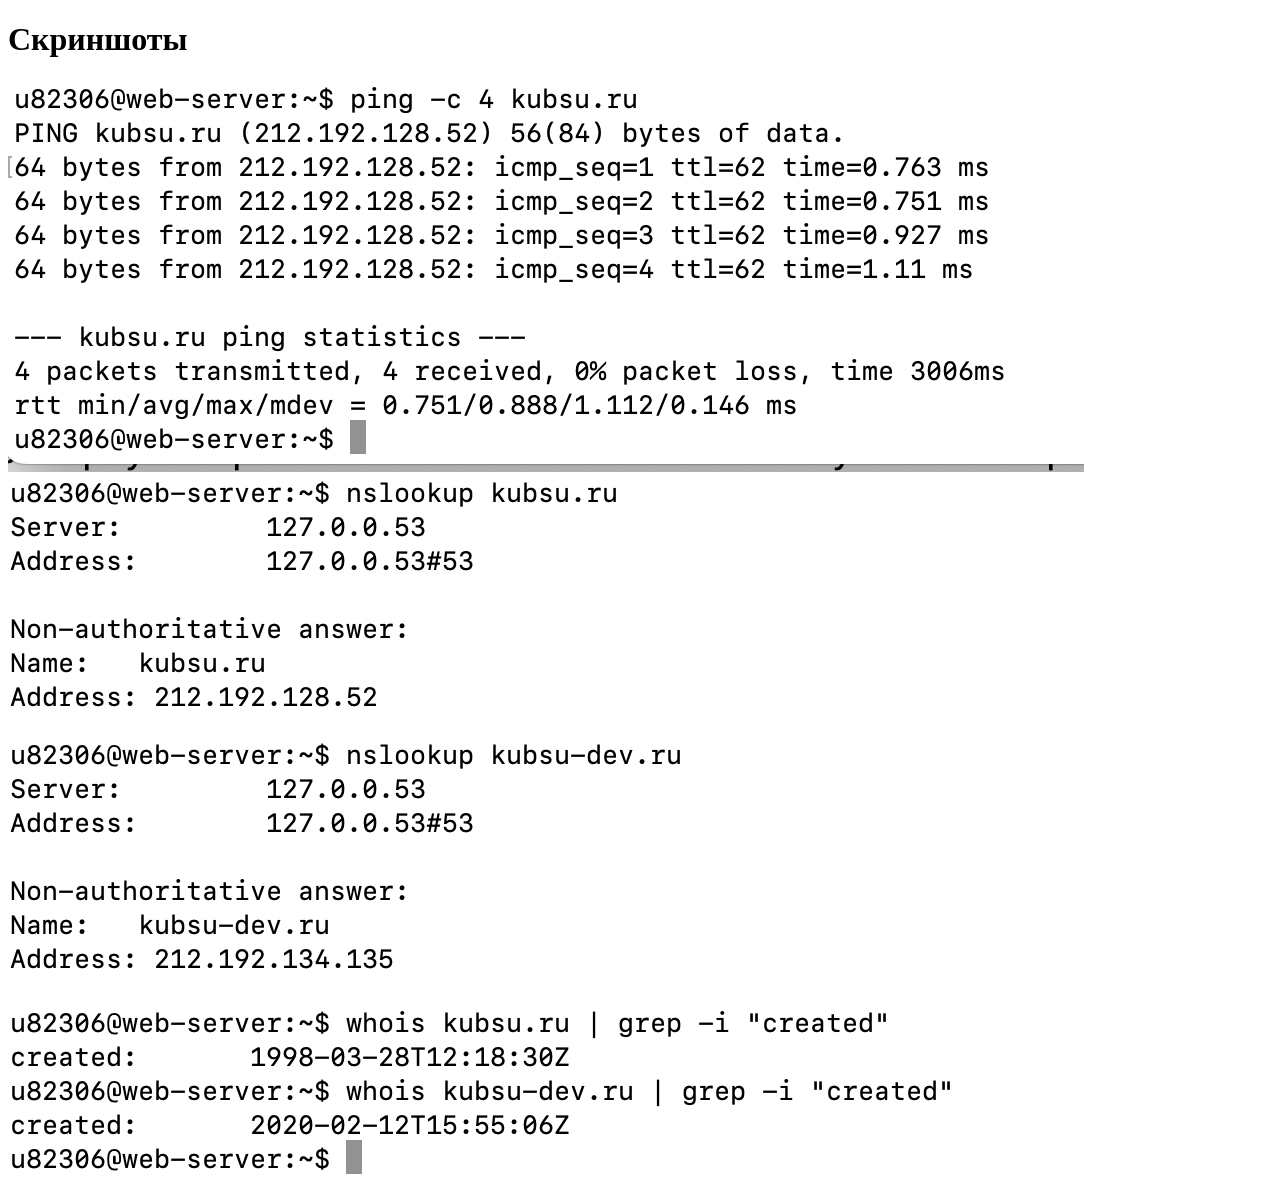
<file: lab1/index.html>
<!DOCTYPE html>
<html>
<head><title>Лабораторная работа 1</title></head>
<body>
<h1>Скриншоты</h1>
<img src="screenshots/1.png"><br>
<img src="screenshots/2.png"><br>
<img src="screenshots/3.png"><br>
<img src="screenshots/4.png"><br>

</body>
</html>
</file>
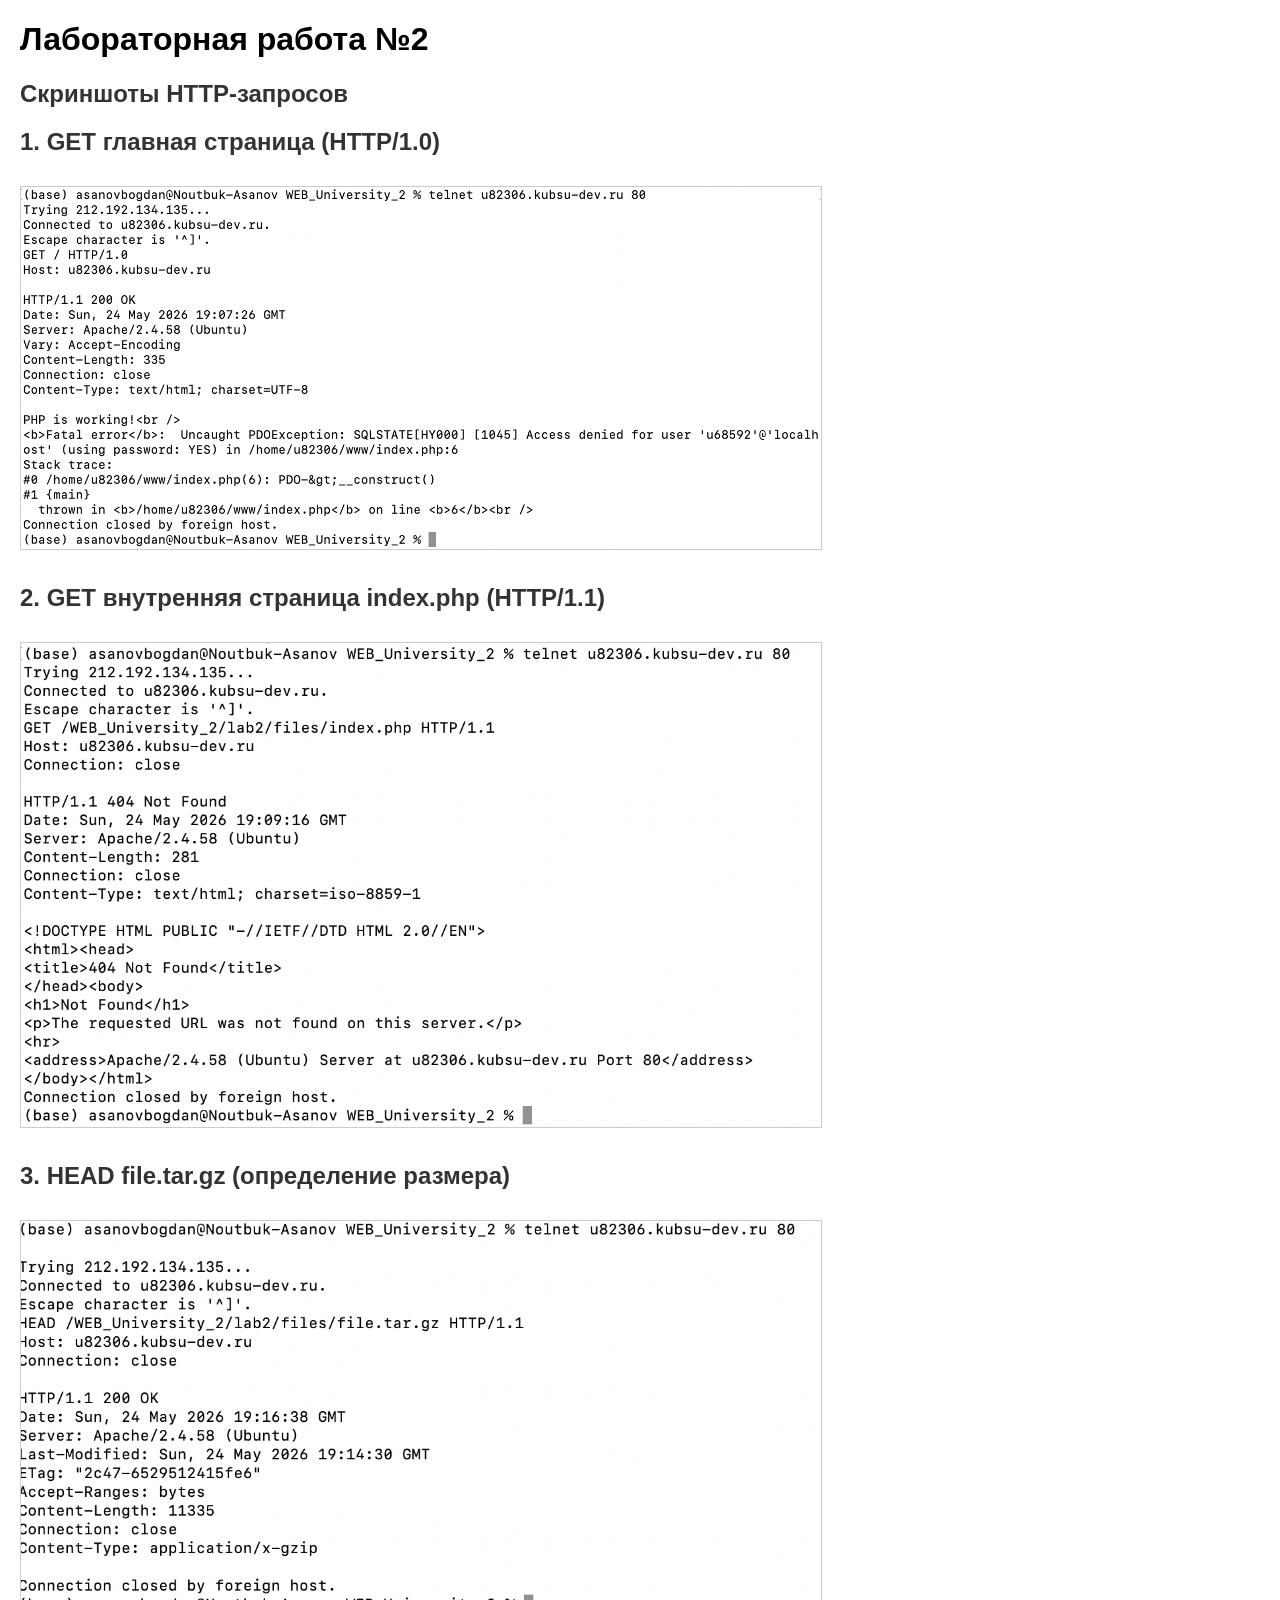
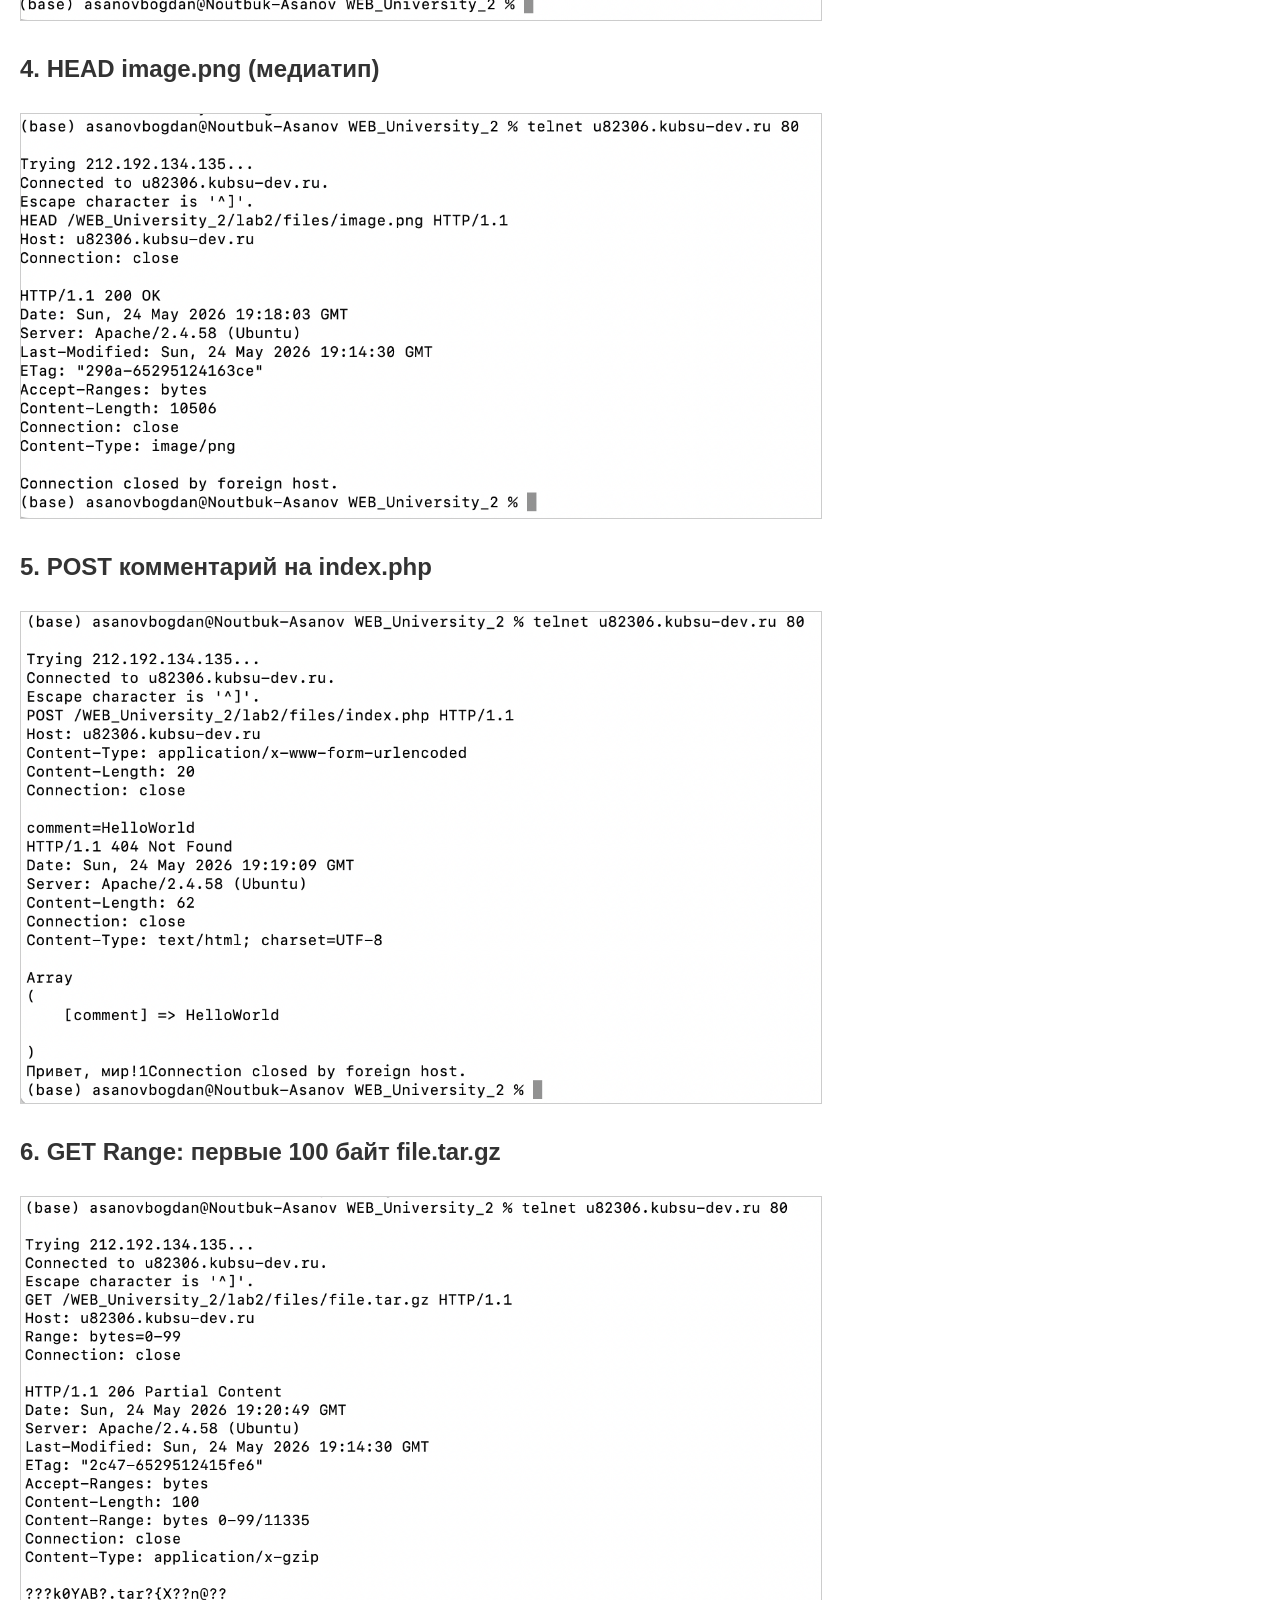
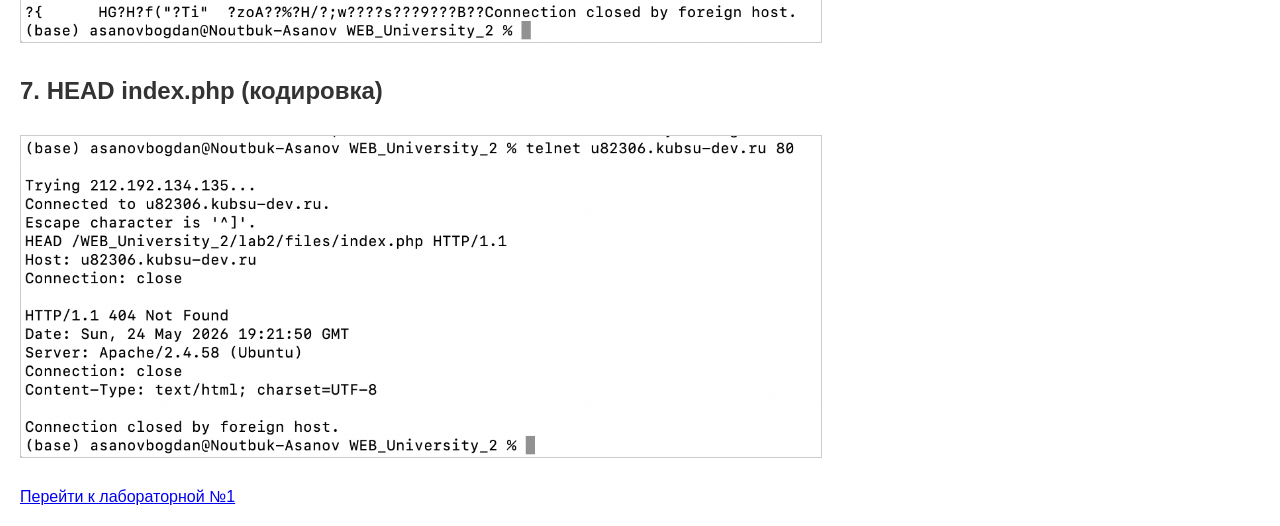
<file: lab2/index.html>
<!DOCTYPE html>
<html lang="ru">
<head>
    <meta charset="UTF-8">
    <title>Лабораторная работа №2</title>
    <style>
        body { font-family: Arial, sans-serif; margin: 20px; }
        img { max-width: 800px; border: 1px solid #ccc; margin: 10px 0; }
        h2 { color: #333; }
    </style>
</head>
<body>
    <h1>Лабораторная работа №2</h1>
    <h2>Скриншоты HTTP-запросов</h2>

    <h2>1. GET главная страница (HTTP/1.0)</h2>
    <img src="screenshots/1.png" alt="GET / HTTP/1.0">

    <h2>2. GET внутренняя страница index.php (HTTP/1.1)</h2>
    <img src="screenshots/2.png" alt="GET index.php HTTP/1.1">

    <h2>3. HEAD file.tar.gz (определение размера)</h2>
    <img src="screenshots/3.png" alt="HEAD file.tar.gz">

    <h2>4. HEAD image.png (медиатип)</h2>
    <img src="screenshots/4.png" alt="HEAD image.png">

    <h2>5. POST комментарий на index.php</h2>
    <img src="screenshots/5.png" alt="POST комментарий">

    <h2>6. GET Range: первые 100 байт file.tar.gz</h2>
    <img src="screenshots/6.png" alt="GET Range bytes=0-99">

    <h2>7. HEAD index.php (кодировка)</h2>
    <img src="screenshots/7.png" alt="HEAD index.php charset">

    <p><a href="../lab1/">Перейти к лабораторной №1</a></p>
</body>
</html>
</file>
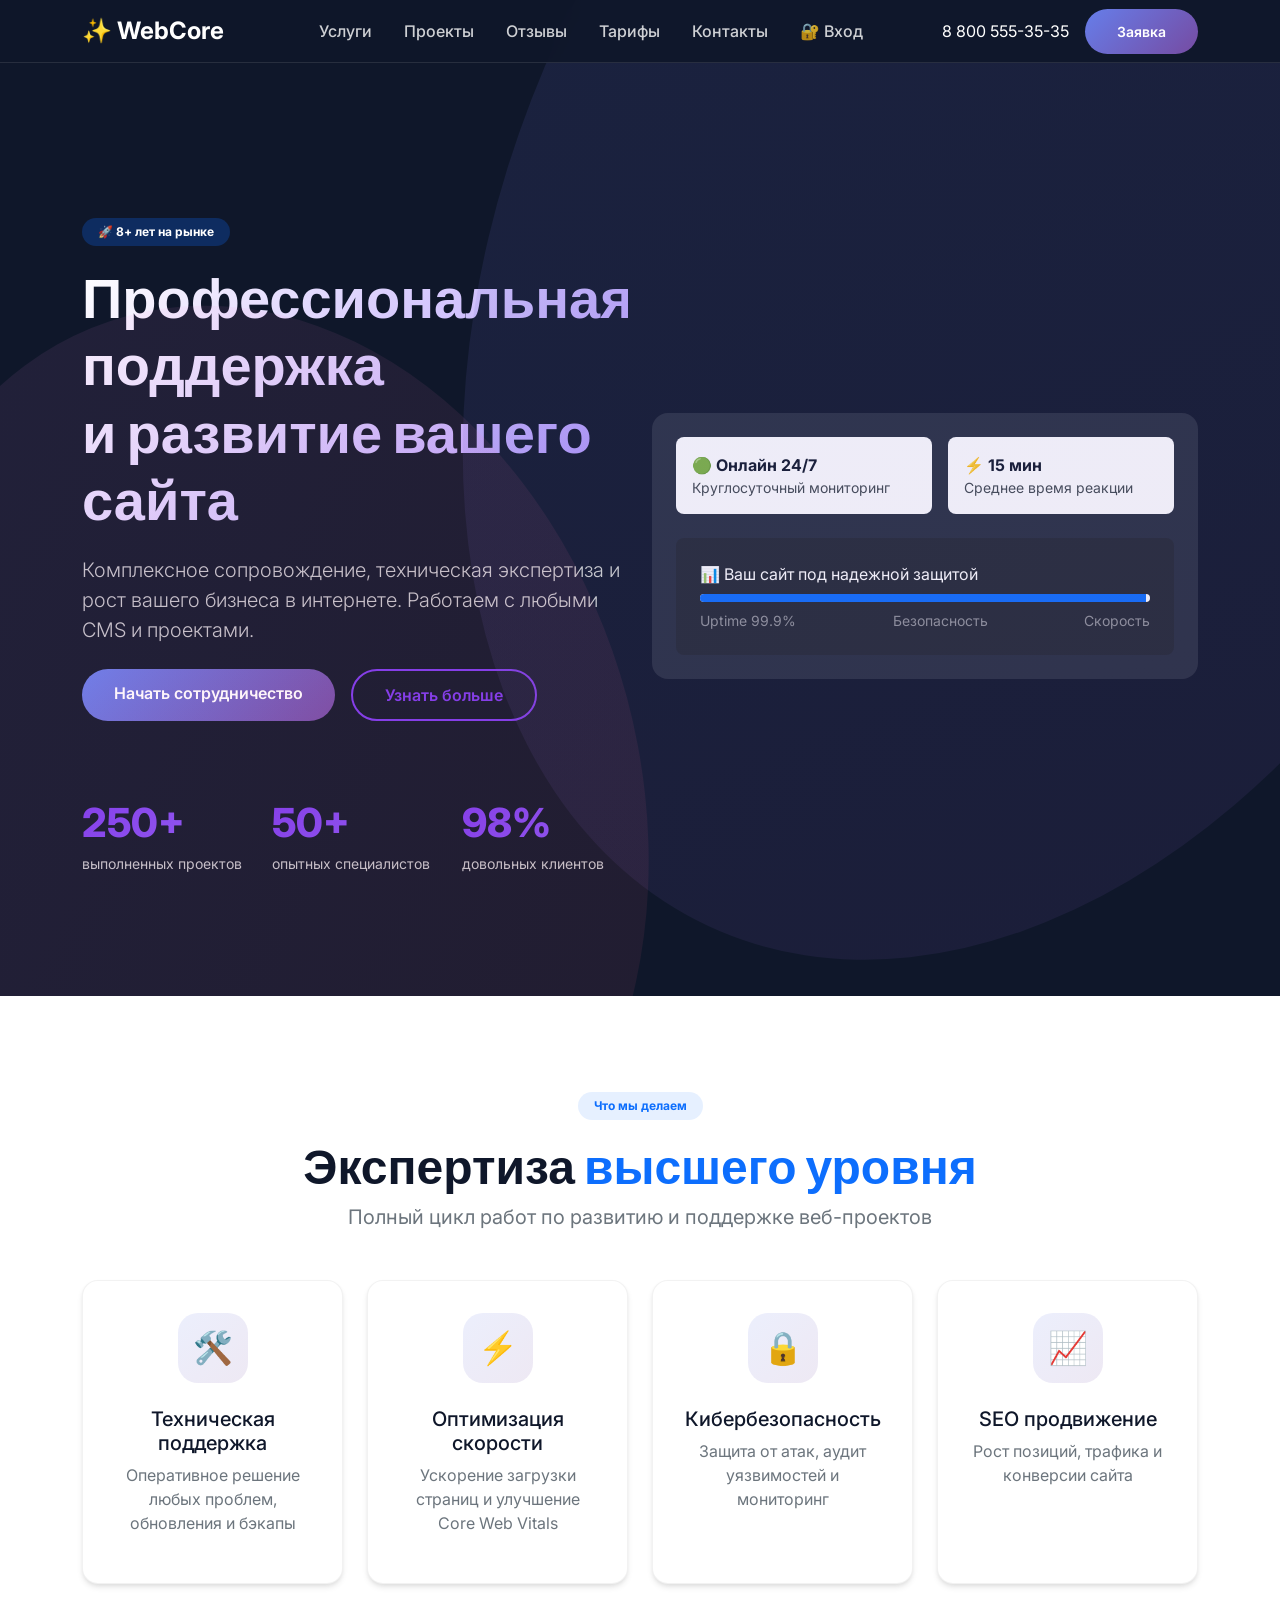
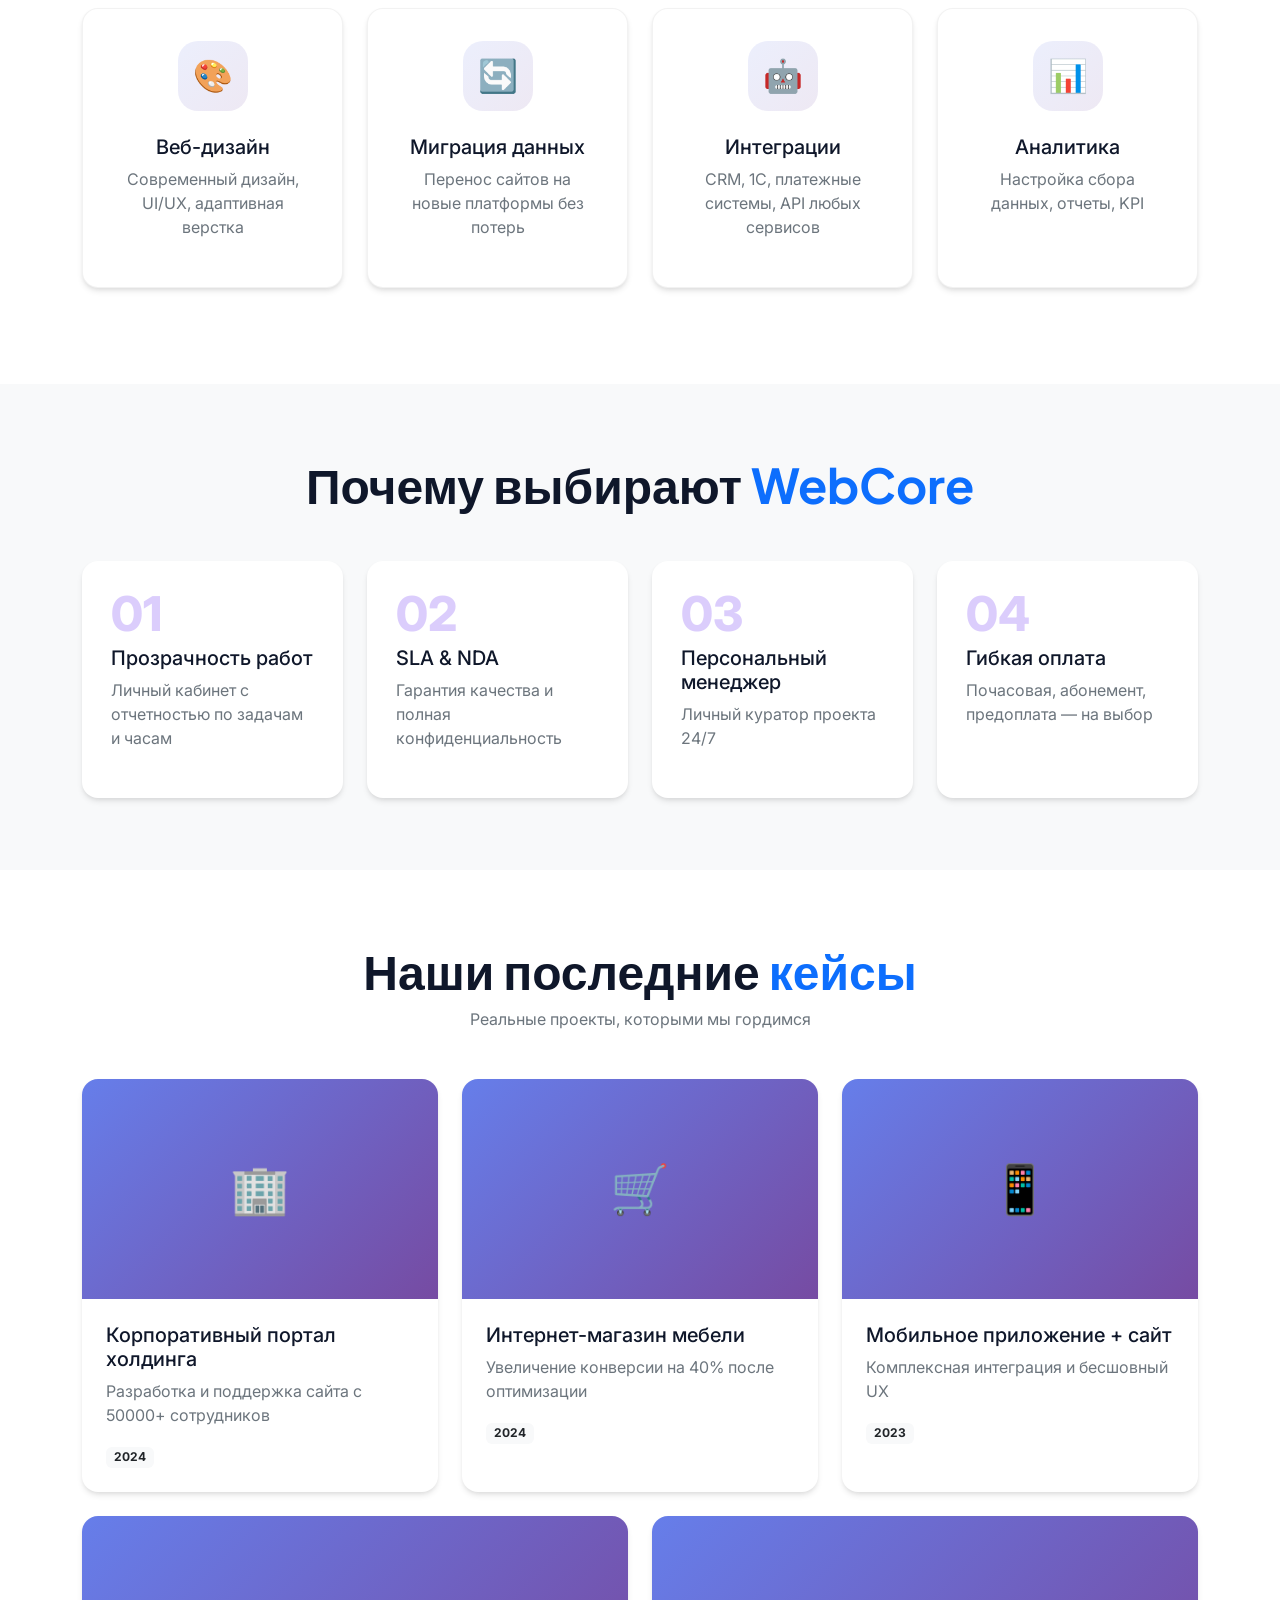
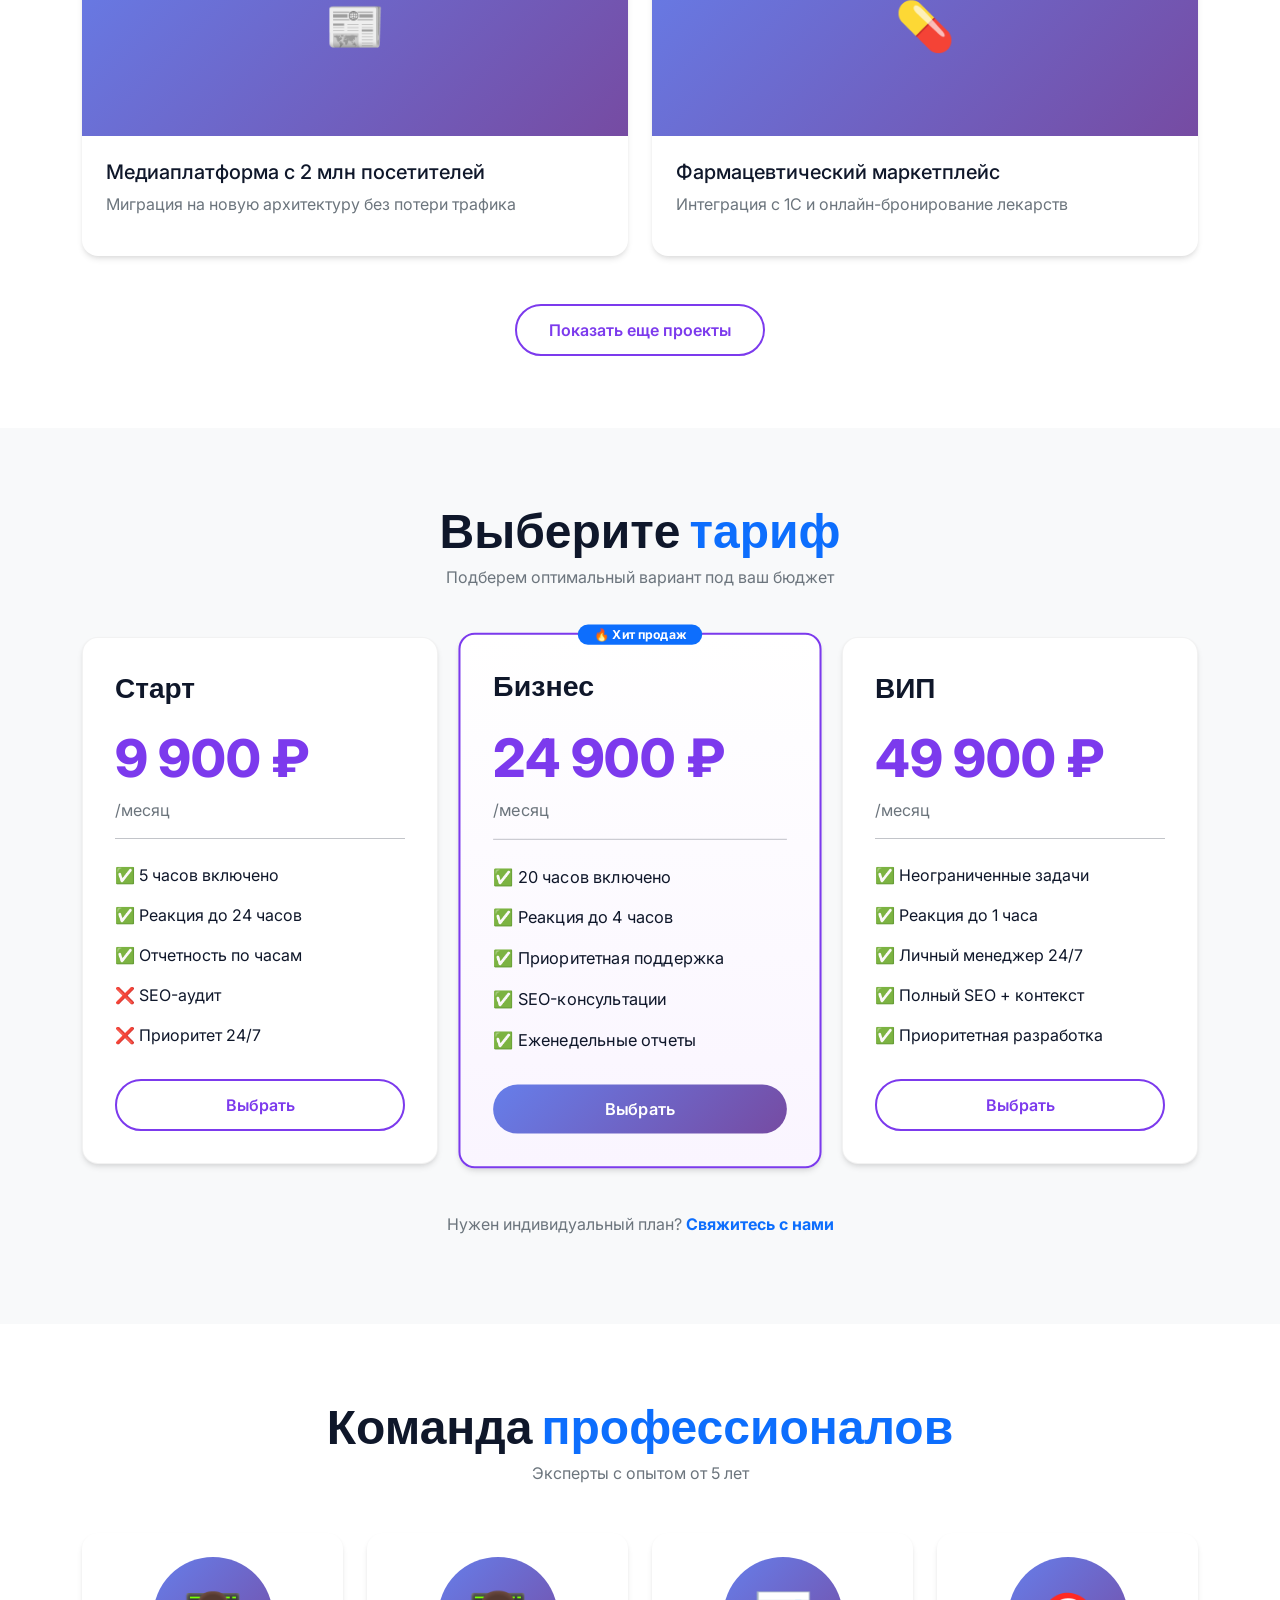
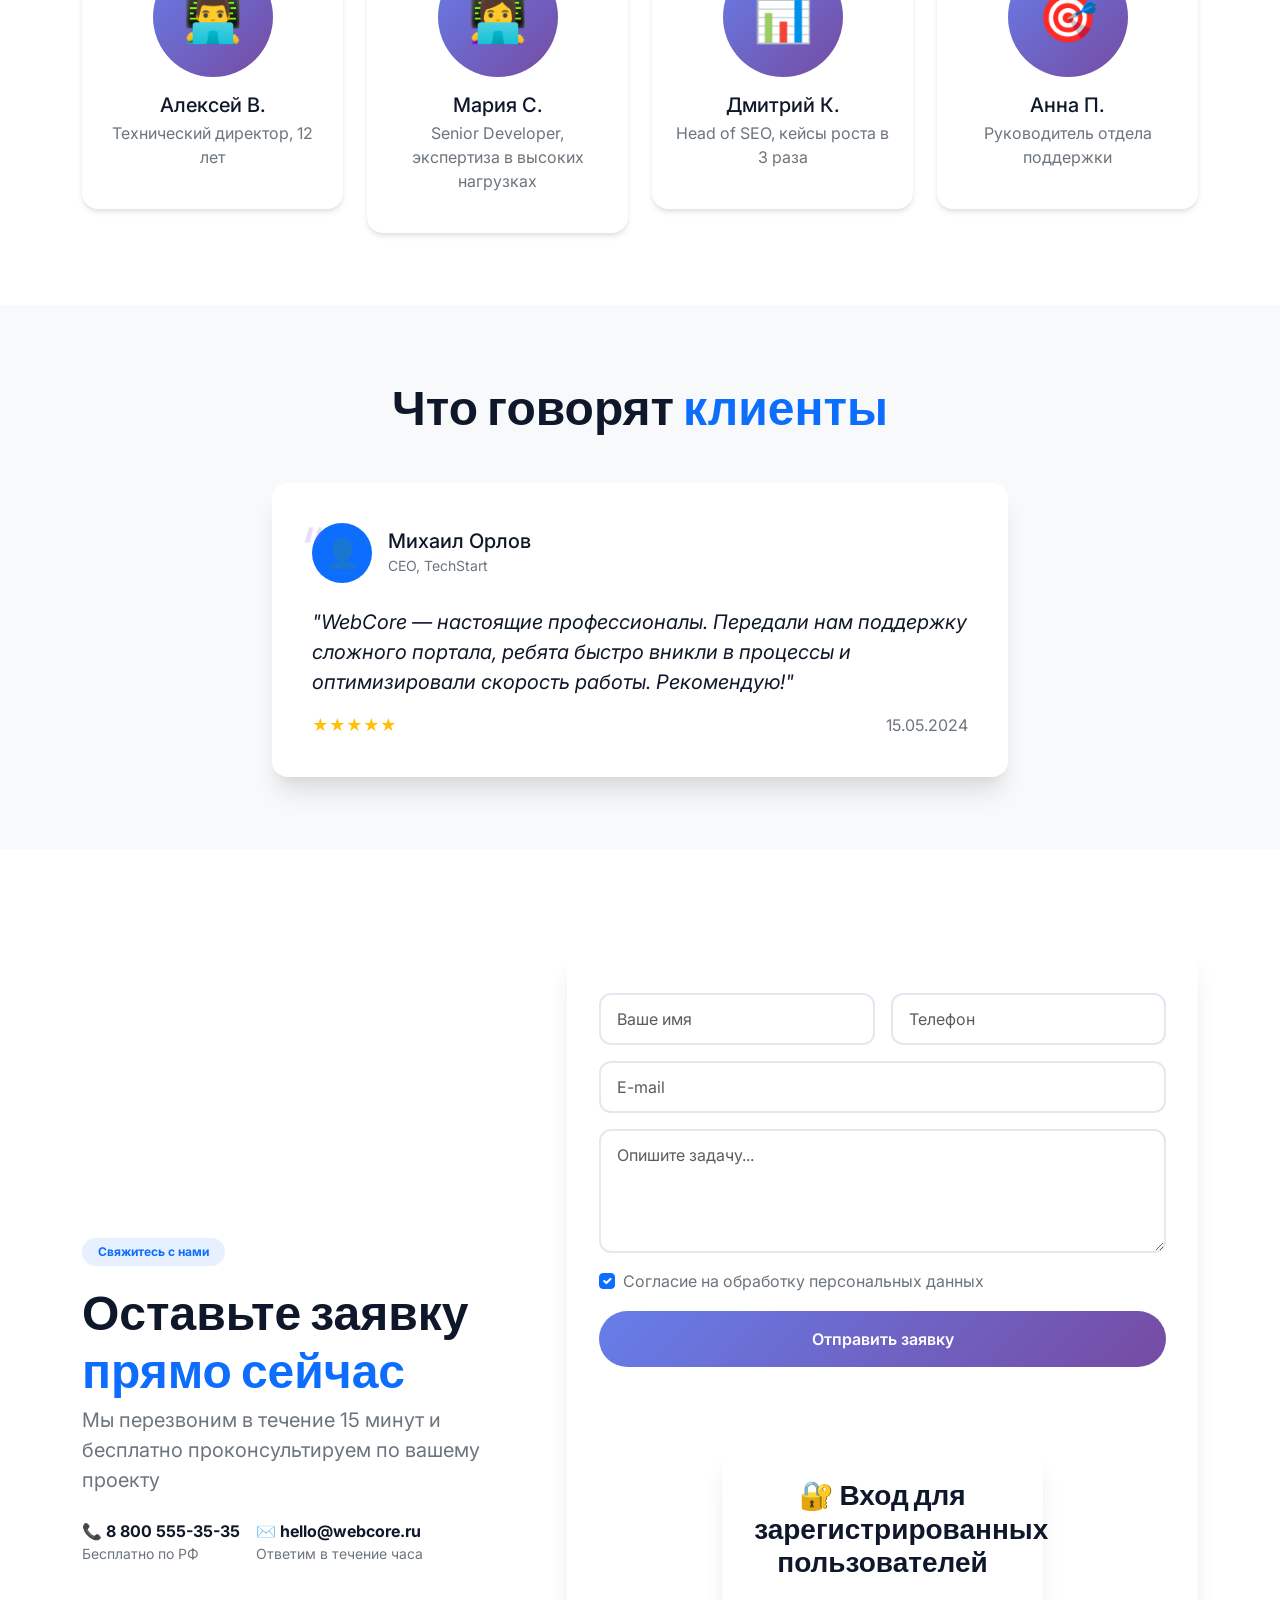
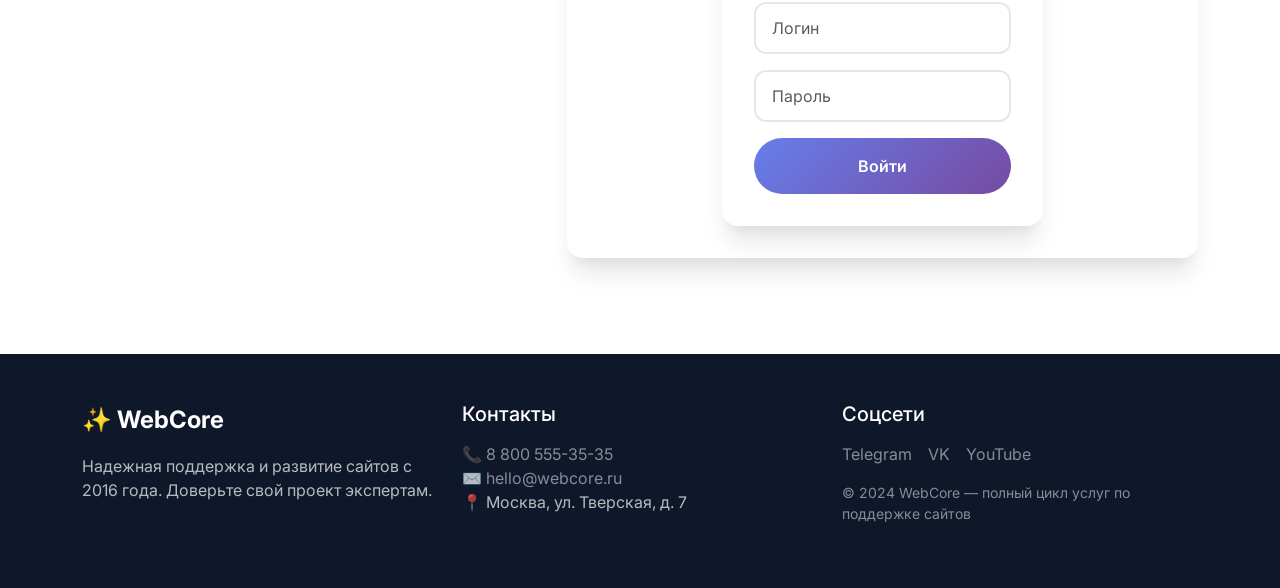
<file: project/index.html>
<!DOCTYPE html>
<html lang="ru">
<head>
    <meta charset="UTF-8">
    <meta name="viewport" content="width=device-width, initial-scale=1.0">
    <title>WebCore - Поддержка и развитие сайтов</title>
    
    <link href="https://cdn.jsdelivr.net/npm/bootstrap@5.3.0-alpha1/dist/css/bootstrap.min.css" rel="stylesheet">
    <link rel="preconnect" href="https://fonts.googleapis.com">
    <link rel="preconnect" href="https://fonts.gstatic.com" crossorigin>
    <link href="https://fonts.googleapis.com/css2?family=Inter:opsz,wght@14..32,300;14..32,400;14..32,500;14..32,600;14..32,700&family=Plus+Jakarta+Sans:wght@400;500;600;700;800&display=swap" rel="stylesheet">
    
    <link rel="stylesheet" href="style.css">

    <noscript>
        <style>
            .js-only { display: none; }
            .nojs-warning { display: block; background: #ffc107; padding: 10px; text-align: center; }
        </style>
    </noscript>
</head>
<body>

    <header class="header">
        <nav class="navbar navbar-expand-lg fixed-top">
            <div class="container">
                <a class="navbar-brand text-white fw-bold fs-4" href="#">✨ WebCore</a>
                <button class="navbar-toggler text-white border-white" type="button" data-bs-toggle="collapse" data-bs-target="#navbarNav">
                    <span class="navbar-toggler-icon"></span>
                </button>
                <div class="collapse navbar-collapse" id="navbarNav">
                    <ul class="navbar-nav mx-auto gap-3">
                        <li class="nav-item"><a class="nav-link" href="#services">Услуги</a></li>
                        <li class="nav-item"><a class="nav-link" href="#cases">Проекты</a></li>
                        <li class="nav-item"><a class="nav-link" href="#reviews">Отзывы</a></li>
                        <li class="nav-item"><a class="nav-link" href="#plans">Тарифы</a></li>
                        <li class="nav-item"><a class="nav-link" href="#contact">Контакты</a></li>
                        <li class="nav-item"><a class="nav-link" href="#loginSection" id="navLoginBtn">🔐 Вход</a></li>
                    </ul>
                    <a href="tel:88005553535" class="text-white text-decoration-none me-3">8 800 555-35-35</a>
                    <a href="#contact" class="btn btn-primary-custom btn-sm">Заявка</a>
                </div>
            </div>
        </nav>

        <div class="container pt-5 mt-5">
            <div class="row min-vh-100 align-items-center">
                <div class="col-lg-6 text-white">
                    <span class="badge bg-primary bg-opacity-25 text-primary-light px-3 py-2 rounded-pill mb-3">🚀 8+ лет на рынке</span>
                    <h1 class="hero-title mb-4">Профессиональная поддержка<br>и развитие вашего сайта</h1>
                    <p class="lead mb-4 opacity-75">Комплексное сопровождение, техническая экспертиза и рост вашего бизнеса в интернете. Работаем с любыми CMS и проектами.</p>
                    <div class="d-flex gap-3 flex-wrap">
                        <a href="#plans" class="btn btn-primary-custom">Начать сотрудничество</a>
                        <a href="#services" class="btn btn-outline-custom">Узнать больше</a>
                    </div>
                    
                    <div class="row mt-5 g-4">
                        <div class="col-4">
                            <div class="stat-number">250+</div>
                            <div class="small opacity-75">выполненных проектов</div>
                        </div>
                        <div class="col-4">
                            <div class="stat-number">50+</div>
                            <div class="small opacity-75">опытных специалистов</div>
                        </div>
                        <div class="col-4">
                            <div class="stat-number">98%</div>
                            <div class="small opacity-75">довольных клиентов</div>
                        </div>
                    </div>
                </div>
                <div class="col-lg-6 mt-5 mt-lg-0">
                    <div class="bg-white bg-opacity-10 rounded-4 p-4 backdrop-blur-sm">
                        <div class="d-flex gap-3 mb-4">
                            <div class="bg-white bg-opacity-20 rounded-3 p-3 flex-grow-1">
                                <div class="fw-bold">🟢 Онлайн 24/7</div>
                                <div class="small opacity-75">Круглосуточный мониторинг</div>
                            </div>
                            <div class="bg-white bg-opacity-20 rounded-3 p-3 flex-grow-1">
                                <div class="fw-bold">⚡ 15 мин</div>
                                <div class="small opacity-75">Среднее время реакции</div>
                            </div>
                        </div>
                        <div class="bg-dark bg-opacity-50 rounded-3 p-4">
                            <div class="text-white mb-2">📊 Ваш сайт под надежной защитой</div>
                            <div class="progress bg-white bg-opacity-20 rounded-pill" style="height: 8px;">
                                <div class="progress-bar bg-primary" style="width: 99%"></div>
                            </div>
                            <div class="d-flex justify-content-between mt-2 text-white-50 small">
                                <span>Uptime 99.9%</span>
                                <span>Безопасность</span>
                                <span>Скорость</span>
                            </div>
                        </div>
                    </div>
                </div>
            </div>
        </div>
    </header>

    <section id="services" class="py-5">
        <div class="container py-5">
            <div class="text-center mb-5">
                <span class="badge bg-primary bg-opacity-10 text-primary px-3 py-2 rounded-pill">Что мы делаем</span>
                <h2 class="display-5 fw-bold mt-3">Экспертиза <span class="text-primary">высшего уровня</span></h2>
                <p class="text-secondary fs-5">Полный цикл работ по развитию и поддержке веб-проектов</p>
            </div>
            <div class="row g-4">
                <div class="col-md-6 col-lg-3">
                    <div class="service-card"><div class="service-icon">🛠️</div><h5>Техническая поддержка</h5><p class="text-secondary">Оперативное решение любых проблем, обновления и бэкапы</p></div>
                </div>
                <div class="col-md-6 col-lg-3">
                    <div class="service-card"><div class="service-icon">⚡</div><h5>Оптимизация скорости</h5><p class="text-secondary">Ускорение загрузки страниц и улучшение Core Web Vitals</p></div>
                </div>
                <div class="col-md-6 col-lg-3">
                    <div class="service-card"><div class="service-icon">🔒</div><h5>Кибербезопасность</h5><p class="text-secondary">Защита от атак, аудит уязвимостей и мониторинг</p></div>
                </div>
                <div class="col-md-6 col-lg-3">
                    <div class="service-card"><div class="service-icon">📈</div><h5>SEO продвижение</h5><p class="text-secondary">Рост позиций, трафика и конверсии сайта</p></div>
                </div>
                <div class="col-md-6 col-lg-3">
                    <div class="service-card"><div class="service-icon">🎨</div><h5>Веб-дизайн</h5><p class="text-secondary">Современный дизайн, UI/UX, адаптивная верстка</p></div>
                </div>
                <div class="col-md-6 col-lg-3">
                    <div class="service-card"><div class="service-icon">🔄</div><h5>Миграция данных</h5><p class="text-secondary">Перенос сайтов на новые платформы без потерь</p></div>
                </div>
                <div class="col-md-6 col-lg-3">
                    <div class="service-card"><div class="service-icon">🤖</div><h5>Интеграции</h5><p class="text-secondary">CRM, 1C, платежные системы, API любых сервисов</p></div>
                </div>
                <div class="col-md-6 col-lg-3">
                    <div class="service-card"><div class="service-icon">📊</div><h5>Аналитика</h5><p class="text-secondary">Настройка сбора данных, отчеты, KPI</p></div>
                </div>
            </div>
        </div>
    </section>

    <section class="py-5 bg-light">
        <div class="container py-4">
            <div class="text-center mb-5">
                <h2 class="display-5 fw-bold">Почему выбирают <span class="text-primary">WebCore</span></h2>
            </div>
            <div class="row g-4">
                <div class="col-md-6 col-lg-3"><div class="support-card"><div class="support-number">01</div><h5>Прозрачность работ</h5><p class="text-secondary">Личный кабинет с отчетностью по задачам и часам</p></div></div>
                <div class="col-md-6 col-lg-3"><div class="support-card"><div class="support-number">02</div><h5>SLA & NDA</h5><p class="text-secondary">Гарантия качества и полная конфиденциальность</p></div></div>
                <div class="col-md-6 col-lg-3"><div class="support-card"><div class="support-number">03</div><h5>Персональный менеджер</h5><p class="text-secondary">Личный куратор проекта 24/7</p></div></div>
                <div class="col-md-6 col-lg-3"><div class="support-card"><div class="support-number">04</div><h5>Гибкая оплата</h5><p class="text-secondary">Почасовая, абонемент, предоплата — на выбор</p></div></div>
            </div>
        </div>
    </section>

    <section id="cases" class="py-5">
        <div class="container py-4">
            <div class="text-center mb-5">
                <h2 class="display-5 fw-bold">Наши последние <span class="text-primary">кейсы</span></h2>
                <p class="text-secondary">Реальные проекты, которыми мы гордимся</p>
            </div>
            <div class="row g-4">
                <div class="col-lg-4 col-md-6"><div class="case-card"><div class="case-img">🏢</div><div class="p-4"><h5>Корпоративный портал холдинга</h5><p class="text-secondary">Разработка и поддержка сайта с 50000+ сотрудников</p><span class="badge bg-light text-dark">2024</span></div></div></div>
                <div class="col-lg-4 col-md-6"><div class="case-card"><div class="case-img">🛒</div><div class="p-4"><h5>Интернет-магазин мебели</h5><p class="text-secondary">Увеличение конверсии на 40% после оптимизации</p><span class="badge bg-light text-dark">2024</span></div></div></div>
                <div class="col-lg-4 col-md-6"><div class="case-card"><div class="case-img">📱</div><div class="p-4"><h5>Мобильное приложение + сайт</h5><p class="text-secondary">Комплексная интеграция и бесшовный UX</p><span class="badge bg-light text-dark">2023</span></div></div></div>
                <div class="col-lg-6 col-md-6"><div class="case-card"><div class="case-img">📰</div><div class="p-4"><h5>Медиаплатформа с 2 млн посетителей</h5><p class="text-secondary">Миграция на новую архитектуру без потери трафика</p></div></div></div>
                <div class="col-lg-6 col-md-6"><div class="case-card"><div class="case-img">💊</div><div class="p-4"><h5>Фармацевтический маркетплейс</h5><p class="text-secondary">Интеграция с 1С и онлайн-бронирование лекарств</p></div></div></div>
            </div>
            <div class="text-center mt-5"><button class="btn btn-outline-custom" onclick="this.innerText='Кейсы загружены';this.disabled=true">Показать еще проекты</button></div>
        </div>
    </section>

    <section id="plans" class="py-5 bg-light">
        <div class="container py-4">
            <div class="text-center mb-5"><h2 class="display-5 fw-bold">Выберите <span class="text-primary">тариф</span></h2><p class="text-secondary">Подберем оптимальный вариант под ваш бюджет</p></div>
            <div class="row g-4 align-items-center">
                <div class="col-lg-4"><div class="plan-card"><h3 class="mb-3">Старт</h3><div class="plan-price">9 900 ₽</div><div class="text-secondary mb-3">/месяц</div><hr><div class="plan-feature">✅ 5 часов включено</div><div class="plan-feature">✅ Реакция до 24 часов</div><div class="plan-feature">✅ Отчетность по часам</div><div class="plan-feature">❌ SEO-аудит</div><div class="plan-feature">❌ Приоритет 24/7</div><div class="mt-4"><a href="#contact" class="btn btn-outline-custom w-100">Выбрать</a></div></div></div>
                <div class="col-lg-4"><div class="plan-card featured"><span class="badge bg-primary text-white position-absolute top-0 start-50 translate-middle rounded-pill px-3">🔥 Хит продаж</span><h3 class="mb-3">Бизнес</h3><div class="plan-price">24 900 ₽</div><div class="text-secondary mb-3">/месяц</div><hr><div class="plan-feature">✅ 20 часов включено</div><div class="plan-feature">✅ Реакция до 4 часов</div><div class="plan-feature">✅ Приоритетная поддержка</div><div class="plan-feature">✅ SEO-консультации</div><div class="plan-feature">✅ Еженедельные отчеты</div><div class="mt-4"><a href="#contact" class="btn btn-primary-custom w-100">Выбрать</a></div></div></div>
                <div class="col-lg-4"><div class="plan-card"><h3 class="mb-3">ВИП</h3><div class="plan-price">49 900 ₽</div><div class="text-secondary mb-3">/месяц</div><hr><div class="plan-feature">✅ Неограниченные задачи</div><div class="plan-feature">✅ Реакция до 1 часа</div><div class="plan-feature">✅ Личный менеджер 24/7</div><div class="plan-feature">✅ Полный SEO + контекст</div><div class="plan-feature">✅ Приоритетная разработка</div><div class="mt-4"><a href="#contact" class="btn btn-outline-custom w-100">Выбрать</a></div></div></div>
            </div>
            <div class="text-center mt-5"><p class="text-secondary">Нужен индивидуальный план? <a href="#contact" class="text-primary text-decoration-none fw-bold">Свяжитесь с нами</a></p></div>
        </div>
    </section>

    <section class="py-5">
        <div class="container py-4">
            <div class="text-center mb-5"><h2 class="display-5 fw-bold">Команда <span class="text-primary">профессионалов</span></h2><p class="text-secondary">Эксперты с опытом от 5 лет</p></div>
            <div class="row g-4">
                <div class="col-lg-3 col-md-6"><div class="team-card"><div class="team-avatar">👨‍💻</div><h5 class="mb-1">Алексей В.</h5><p class="text-secondary">Технический директор, 12 лет</p></div></div>
                <div class="col-lg-3 col-md-6"><div class="team-card"><div class="team-avatar">👩‍💻</div><h5 class="mb-1">Мария С.</h5><p class="text-secondary">Senior Developer, экспертиза в высоких нагрузках</p></div></div>
                <div class="col-lg-3 col-md-6"><div class="team-card"><div class="team-avatar">📊</div><h5 class="mb-1">Дмитрий К.</h5><p class="text-secondary">Head of SEO, кейсы роста в 3 раза</p></div></div>
                <div class="col-lg-3 col-md-6"><div class="team-card"><div class="team-avatar">🎯</div><h5 class="mb-1">Анна П.</h5><p class="text-secondary">Руководитель отдела поддержки</p></div></div>
            </div>
        </div>
    </section>

    <section id="reviews" class="py-5 bg-light">
        <div class="container py-4">
            <div class="text-center mb-5"><h2 class="display-5 fw-bold">Что говорят <span class="text-primary">клиенты</span></h2></div>
            <div id="reviewSlider" class="row justify-content-center">
                <div class="col-lg-8">
                    <div class="review-card">
                        <div class="quote-icon">“</div>
                        <div class="d-flex align-items-center gap-3 mb-4">
                            <div class="bg-primary rounded-circle text-white d-flex align-items-center justify-content-center" style="width: 60px; height: 60px; font-size: 28px;">👤</div>
                            <div><h5 class="mb-0">Михаил Орлов</h5><small class="text-secondary">CEO, TechStart</small></div>
                        </div>
                        <p class="fs-5 fst-italic mb-3">"WebCore — настоящие профессионалы. Передали нам поддержку сложного портала, ребята быстро вникли в процессы и оптимизировали скорость работы. Рекомендую!"</p>
                        <div class="d-flex justify-content-between align-items-center">
                            <div class="text-warning">★★★★★</div>
                            <span class="text-secondary">15.05.2024</span>
                        </div>
                    </div>
                </div>
            </div>
        </div>
    </section>

    <section id="contact" class="py-5">
        <div class="container py-5">
            <div class="row g-5 align-items-center">
                <div class="col-lg-5">
                    <span class="badge bg-primary bg-opacity-10 text-primary px-3 py-2 rounded-pill">Свяжитесь с нами</span>
                    <h2 class="display-5 fw-bold mt-3">Оставьте заявку <span class="text-primary">прямо сейчас</span></h2>
                    <p class="text-secondary fs-5 mb-4">Мы перезвоним в течение 15 минут и бесплатно проконсультируем по вашему проекту</p>
                    <div class="d-flex gap-3 flex-wrap">
                        <div><div class="fw-bold">📞 8 800 555-35-35</div><div class="small text-secondary">Бесплатно по РФ</div></div>
                        <div><div class="fw-bold">✉️ hello@webcore.ru</div><div class="small text-secondary">Ответим в течение часа</div></div>
                    </div>
                </div>
                <div class="col-lg-7">
                    <div class="contact-form">
                        <form id="callbackForm">
                            <div id="formAlert" class="mb-3"></div>
                            <div class="row g-3">
                                <div class="col-md-6"><input type="text" class="form-control form-control-custom" name="name" placeholder="Ваше имя" required></div>
                                <div class="col-md-6"><input type="tel" class="form-control form-control-custom" name="phone" placeholder="Телефон" required></div>
                                <div class="col-12"><input type="email" class="form-control form-control-custom" name="email" placeholder="E-mail" required></div>
                                <div class="col-12"><textarea class="form-control form-control-custom" name="message" rows="4" placeholder="Опишите задачу..."></textarea></div>
                                <div class="col-12"><div class="form-check"><input class="form-check-input" type="checkbox" id="privacy" checked required><label class="form-check-label text-secondary" for="privacy">Согласие на обработку персональных данных</label></div></div>
                                <div class="col-12"><button type="submit" class="btn btn-primary-custom w-100 py-3">Отправить заявку</button></div>
                            </div>
                            <input type="hidden" name="_nojs" value="1">
                        </form>
                        <div class="row mt-5" id="loginSection">
                            <div class="col-lg-7 mx-auto">
                                <div class="contact-form" style="margin-top: 30px;">
                                    <h3 class="text-center mb-4">🔐 Вход для зарегистрированных пользователей</h3>
                                    
                                    <div id="loginAlert" class="mb-3"></div>
                                    
                                    <div class="mb-3">
                                        <input type="text" id="loginInput" class="form-control form-control-custom" placeholder="Логин" required>
                                    </div>
                                    
                                    <div class="mb-3">
                                        <input type="password" id="passwordInput" class="form-control form-control-custom" placeholder="Пароль" required>
                                    </div>
                                    
                                    <button id="loginBtn" class="btn btn-primary-custom w-100 py-3">Войти</button>
                                </div>
                            </div>
                        </div>                    
                    </div>
                </div>
            </div>
        </div>
    </section>

    <footer class="footer">
        <div class="container">
            <div class="row">
                <div class="col-md-4 mb-4 mb-md-0">
                    <div class="fw-bold fs-4 text-white mb-3">✨ WebCore</div>
                    <p>Надежная поддержка и развитие сайтов с 2016 года. Доверьте свой проект экспертам.</p>
                </div>
                <div class="col-md-4 mb-4 mb-md-0">
                    <h5 class="text-white mb-3">Контакты</h5>
                    <p>📞 <a href="tel:88005553535" class="text-white-50 text-decoration-none">8 800 555-35-35</a><br>✉️ <a href="mailto:hello@webcore.ru" class="text-white-50 text-decoration-none">hello@webcore.ru</a><br>📍 Москва, ул. Тверская, д. 7</p>
                </div>
                <div class="col-md-4">
                    <h5 class="text-white mb-3">Соцсети</h5>
                    <div class="d-flex gap-3">
                        <a href="#" class="text-white-50 text-decoration-none">Telegram</a>
                        <a href="#" class="text-white-50 text-decoration-none">VK</a>
                        <a href="#" class="text-white-50 text-decoration-none">YouTube</a>
                    </div>
                    <p class="mt-3 small text-white-50">© 2024 WebCore — полный цикл услуг по поддержке сайтов</p>
                </div>
            </div>
        </div>
    </footer>

    <script src="https://cdn.jsdelivr.net/npm/bootstrap@5.3.0-alpha1/dist/js/bootstrap.bundle.min.js"></script>
    <script src="script.js"></script>
</body>
</html>
</file>
<file: project/style.css>
* {
            margin: 0;
            padding: 0;
            box-sizing: border-box;
        }

        :root {
            --color-primary: #7c3aed;
            --color-primary-dark: #6d28d9;
            --color-primary-light: #8b5cf6;
            --color-dark: #0f172a;
            --color-gray: #334155;
            --color-light: #f8fafc;
            --color-white: #ffffff;
            --gradient-1: linear-gradient(135deg, #667eea 0%, #764ba2 100%);
            --gradient-2: linear-gradient(135deg, #f093fb 0%, #f5576c 100%);
            --shadow-sm: 0 4px 6px -1px rgba(0, 0, 0, 0.1), 0 2px 4px -1px rgba(0, 0, 0, 0.06);
            --shadow-md: 0 10px 15px -3px rgba(0, 0, 0, 0.1), 0 4px 6px -2px rgba(0, 0, 0, 0.05);
            --shadow-lg: 0 20px 25px -5px rgba(0, 0, 0, 0.1), 0 10px 10px -5px rgba(0, 0, 0, 0.04);
            --radius: 1rem;
        }

        body {
            font-family: 'Inter', sans-serif;
            color: var(--color-dark);
            background: var(--color-white);
            overflow-x: hidden;
        }

        h1, h2, h3, h4, .heading-font {
            font-family: 'Plus Jakarta Sans', sans-serif;
            font-weight: 700;
        }

        @keyframes fadeInUp {
            from {
                opacity: 0;
                transform: translateY(30px);
            }
            to {
                opacity: 1;
                transform: translateY(0);
            }
        }

        @keyframes float {
            0%, 100% { transform: translateY(0px); }
            50% { transform: translateY(-20px); }
        }

        @keyframes pulse-glow {
            0%, 100% { opacity: 0.6; }
            50% { opacity: 1; }
        }

        .animate-fade-up {
            animation: fadeInUp 0.6s ease forwards;
        }

        .header {
            background: var(--color-dark);
            position: relative;
            overflow: hidden;
        }

        .header::before {
            content: '';
            position: absolute;
            top: -50%;
            right: -20%;
            width: 80%;
            height: 150%;
            background: var(--gradient-1);
            opacity: 0.12;
            transform: rotate(25deg);
            border-radius: 50%;
            pointer-events: none;
        }

        .header::after {
            content: '';
            position: absolute;
            bottom: -30%;
            left: -10%;
            width: 60%;
            height: 100%;
            background: var(--gradient-2);
            opacity: 0.08;
            transform: rotate(-15deg);
            border-radius: 50%;
            pointer-events: none;
        }

        .navbar {
            backdrop-filter: blur(10px);
            background: rgba(15, 23, 42, 0.9) !important;
            border-bottom: 1px solid rgba(255,255,255,0.1);
        }

        .nav-link {
            color: rgba(255,255,255,0.8) !important;
            font-weight: 500;
            transition: all 0.3s;
            position: relative;
        }

        .nav-link:hover {
            color: var(--color-primary-light) !important;
        }

        .nav-link.active {
            color: var(--color-primary-light) !important;
        }

        .btn-primary-custom {
            background: var(--gradient-1);
            border: none;
            padding: 12px 32px;
            border-radius: 50px;
            font-weight: 600;
            transition: all 0.3s;
            color: white;
        }

        .btn-primary-custom:hover {
            transform: translateY(-3px);
            box-shadow: 0 10px 25px -5px rgba(124, 58, 237, 0.4);
            background: linear-gradient(135deg, #764ba2 0%, #667eea 100%);
        }

        .btn-outline-custom {
            background: transparent;
            border: 2px solid var(--color-primary);
            padding: 12px 32px;
            border-radius: 50px;
            font-weight: 600;
            transition: all 0.3s;
            color: var(--color-primary);
        }

        .btn-outline-custom:hover {
            background: var(--color-primary);
            color: white;
            transform: translateY(-3px);
        }

        .hero-title {
            font-size: 56px;
            line-height: 1.2;
            background: linear-gradient(135deg, #fff 0%, #a78bfa 100%);
            -webkit-background-clip: text;
            background-clip: text;
            color: transparent;
        }

        .service-card {
            background: var(--color-white);
            border-radius: var(--radius);
            padding: 2rem;
            text-align: center;
            transition: all 0.3s;
            box-shadow: var(--shadow-sm);
            border: 1px solid rgba(0,0,0,0.05);
            height: 100%;
        }

        .service-card:hover {
            transform: translateY(-8px);
            box-shadow: var(--shadow-lg);
            border-color: var(--color-primary-light);
        }

        .service-icon {
            width: 70px;
            height: 70px;
            background: linear-gradient(135deg, #667eea20 0%, #764ba220 100%);
            border-radius: 20px;
            display: flex;
            align-items: center;
            justify-content: center;
            margin: 0 auto 1.5rem;
            font-size: 32px;
        }

        .support-card {
            background: var(--color-white);
            border-radius: var(--radius);
            padding: 1.8rem;
            box-shadow: var(--shadow-sm);
            transition: all 0.3s;
            height: 100%;
            border-bottom: 3px solid transparent;
        }

        .support-card:hover {
            transform: translateY(-5px);
            border-bottom-color: var(--color-primary);
            box-shadow: var(--shadow-md);
        }

        .support-number {
            font-size: 48px;
            font-weight: 800;
            color: var(--color-primary-light);
            opacity: 0.3;
            line-height: 1;
            margin-bottom: 0.5rem;
        }

        .plan-card {
            background: var(--color-white);
            border-radius: var(--radius);
            padding: 2rem;
            box-shadow: var(--shadow-sm);
            transition: all 0.3s;
            height: 100%;
            position: relative;
            border: 1px solid rgba(0,0,0,0.05);
        }

        .plan-card.featured {
            border: 2px solid var(--color-primary);
            transform: scale(1.02);
            background: linear-gradient(to bottom, #fff, #faf5ff);
        }

        .plan-price {
            font-size: 52px;
            font-weight: 800;
            color: var(--color-primary);
        }

        .plan-feature {
            padding: 0.5rem 0;
            display: flex;
            align-items: center;
            gap: 0.75rem;
        }

        .case-card {
            border-radius: var(--radius);
            overflow: hidden;
            background: var(--color-white);
            box-shadow: var(--shadow-sm);
            transition: all 0.3s;
            height: 100%;
        }

        .case-card:hover {
            transform: translateY(-5px);
            box-shadow: var(--shadow-lg);
        }

        .case-img {
            height: 220px;
            background: linear-gradient(135deg, #667eea 0%, #764ba2 100%);
            display: flex;
            align-items: center;
            justify-content: center;
            font-size: 48px;
        }

        .team-card {
            text-align: center;
            background: var(--color-white);
            border-radius: var(--radius);
            padding: 1.5rem;
            box-shadow: var(--shadow-sm);
            transition: all 0.3s;
        }

        .team-avatar {
            width: 120px;
            height: 120px;
            background: linear-gradient(135deg, #667eea, #764ba2);
            border-radius: 50%;
            margin: 0 auto 1rem;
            display: flex;
            align-items: center;
            justify-content: center;
            font-size: 48px;
            color: white;
        }

        .review-card {
            background: var(--color-white);
            border-radius: var(--radius);
            padding: 2.5rem;
            box-shadow: var(--shadow-lg);
            position: relative;
        }

        .quote-icon {
            font-size: 64px;
            color: var(--color-primary-light);
            opacity: 0.2;
            position: absolute;
            top: 20px;
            left: 30px;
        }

        .contact-form {
            background: var(--color-white);
            border-radius: var(--radius);
            padding: 2rem;
            box-shadow: var(--shadow-lg);
        }

        .form-control-custom {
            border: 2px solid #e2e8f0;
            border-radius: 12px;
            padding: 12px 16px;
            transition: all 0.3s;
        }

        .form-control-custom:focus {
            border-color: var(--color-primary);
            box-shadow: 0 0 0 3px rgba(124, 58, 237, 0.1);
        }

        .footer {
            background: var(--color-dark);
            color: rgba(255,255,255,0.7);
            padding: 3rem 0;
        }

        @media (max-width: 768px) {
            .hero-title {
                font-size: 36px;
            }
            .plan-card.featured {
                transform: scale(1);
            }
        }

        .stat-number {
            font-size: 2.5rem;
            font-weight: 800;
            background: linear-gradient(135deg, var(--color-primary), var(--color-primary-light));
            -webkit-background-clip: text;
            background-clip: text;
            color: transparent;
        }
</file>
